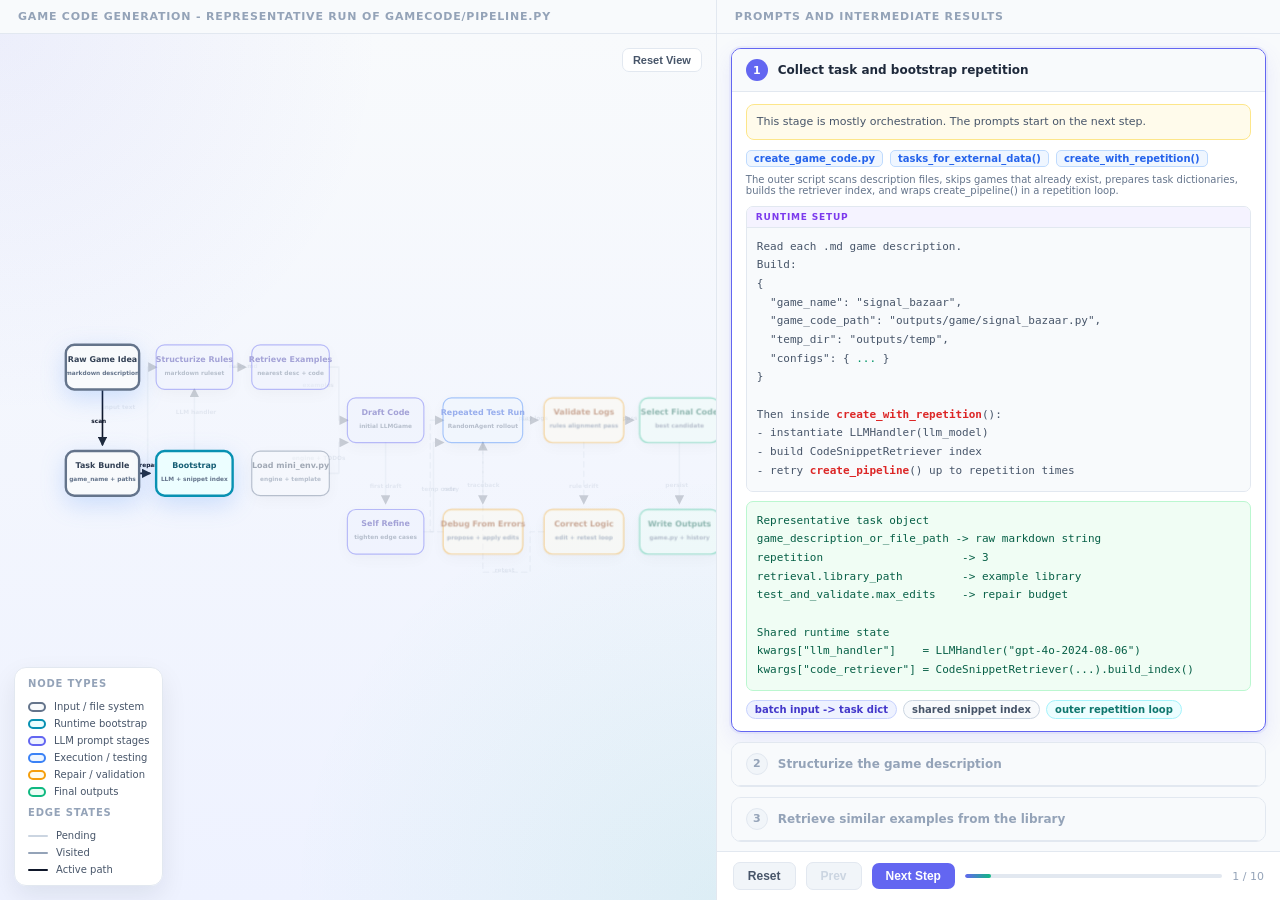
<file: static/concepts/demo_code_gen_pip.html>
<!DOCTYPE html>
<html lang="en">
<head>
  <meta charset="UTF-8" />
  <meta name="viewport" content="width=device-width, initial-scale=1.0" />
  <title>Game Code Generation Pipeline - Cardiverse</title>
  <style>
    * { box-sizing: border-box; margin: 0; padding: 0; }
    body { font-family: "Segoe UI", "SF Pro Text", system-ui, sans-serif; background: #f1f5f9; color: #1e293b; height: 100vh; overflow: hidden; }
    .main { display: flex; height: 100vh; min-height: 0; }
    .left-panel, .right-panel { min-height: 0; display: flex; flex-direction: column; }
    .left-panel { flex: 1 1 56%; min-width: 0; border-right: 1px solid #e2e8f0; background: #f8fafc; }
    .right-panel { flex: 0 0 44%; min-width: 340px; background: #fff; }
    .panel-header { background: #f8fafc; padding: 10px 18px; font-size: 11px; font-weight: 700; color: #94a3b8; letter-spacing: .8px; text-transform: uppercase; border-bottom: 1px solid #e2e8f0; }
    #graph-container { flex: 1; min-height: 0; position: relative; overflow: hidden; background: radial-gradient(circle at top left, rgba(99,102,241,.08), transparent 34%), radial-gradient(circle at bottom right, rgba(16,185,129,.08), transparent 38%), linear-gradient(180deg, #f8fafc 0%, #eef2ff 100%); cursor: grab; }
    #graph-container.dragging { cursor: grabbing; }
    #pipeline-graph { width: 100%; height: 100%; display: block; user-select: none; }
    #zoom-reset { position: absolute; top: 14px; right: 14px; z-index: 10; background: rgba(255,255,255,.92); border: 1px solid #e2e8f0; border-radius: 7px; padding: 5px 10px; font-size: 11px; font-weight: 600; color: #475569; cursor: pointer; backdrop-filter: blur(6px); }
    #zoom-reset:hover { background: #fff; color: #1e293b; }
    .float-card, .legend { position: absolute; background: rgba(255,255,255,.95); border: 1px solid #e2e8f0; border-radius: 12px; box-shadow: 0 10px 26px rgba(15,23,42,.08); backdrop-filter: blur(10px); z-index: 4; }
    .legend-title { font-size: 10px; font-weight: 700; letter-spacing: .8px; text-transform: uppercase; color: #94a3b8; margin-bottom: 6px; }
    .prompt-scroll::-webkit-scrollbar { width: 5px; }
    .prompt-scroll::-webkit-scrollbar-thumb { background: #cbd5e1; border-radius: 3px; }
    .mini-chips, .chips { display: flex; flex-wrap: wrap; gap: 6px; }
    .mini-chips { margin-top: 10px; }
    .mini-chip, .chip { padding: 3px 8px; border-radius: 999px; font-size: 10px; font-weight: 700; border: 1px solid; }
    .chip-indigo { background: #eef2ff; border-color: #c7d2fe; color: #4338ca; }
    .chip-slate { background: #f8fafc; border-color: #cbd5e1; color: #475569; }
    .chip-teal { background: #ecfeff; border-color: #a5f3fc; color: #0f766e; }
    .legend { left: 14px; bottom: 14px; padding: 10px 13px; font-size: 10px; display: flex; flex-direction: column; gap: 6px; }
    .legend-row { display: flex; align-items: center; gap: 8px; color: #475569; }
    .legend-pill { width: 18px; height: 10px; border-radius: 999px; border: 2px solid; flex-shrink: 0; }
    .legend-line { width: 20px; height: 2px; border-radius: 999px; flex-shrink: 0; }
    .prompt-scroll { flex: 1; overflow-y: auto; padding: 14px; background: #f8fafc; }
    .step-card { background: #fff; border: 1px solid #e2e8f0; border-radius: 10px; margin-bottom: 10px; overflow: hidden; transition: border-color .25s, box-shadow .25s, opacity .25s; }
    .step-card.active { border-color: #6366f1; box-shadow: 0 0 0 2px rgba(99,102,241,.08), 0 8px 22px rgba(99,102,241,.12); }
    .step-card.done { opacity: .54; }
    .step-card-header { display: flex; align-items: center; gap: 10px; padding: 10px 14px; background: #f8fafc; border-bottom: 1px solid #e2e8f0; cursor: pointer; }
    .step-card-header:hover { background: #f1f5f9; }
    .step-num { width: 22px; height: 22px; border-radius: 50%; display: flex; align-items: center; justify-content: center; font-size: 11px; font-weight: 700; flex-shrink: 0; }
    .step-card.active .step-num { background: #6366f1; color: #fff; }
    .step-card.done .step-num { background: #dcfce7; color: #15803d; border: 1px solid #86efac; }
    .step-card.pending .step-num { background: #f1f5f9; color: #94a3b8; border: 1px solid #e2e8f0; }
    .step-title { font-size: 12px; font-weight: 600; color: #1e293b; flex: 1; }
    .step-card.done .step-title, .step-card.pending .step-title { color: #94a3b8; }
    .step-body { padding: 12px 14px; display: none; }
    .step-card.active .step-body, .step-card.expanded .step-body { display: block; }
    .step-note { font-size: 11px; line-height: 1.6; color: #475569; background: #fffbeb; border: 1px solid #fde68a; border-radius: 8px; padding: 8px 10px; margin-bottom: 10px; }
    .ctx-row { display: flex; align-items: center; gap: 7px; flex-wrap: wrap; margin-bottom: 10px; }
    .ctx-tag { background: #eff6ff; border: 1px solid #bfdbfe; color: #2563eb; border-radius: 5px; padding: 2px 7px; font-size: 10px; font-weight: 700; }
    .ctx-text { color: #64748b; font-size: 10px; }
    .prompt-block { background: #f8fafc; border: 1px solid #e2e8f0; border-radius: 7px; overflow: hidden; margin-bottom: 9px; }
    .prompt-label { padding: 5px 9px; font-size: 9px; font-weight: 700; letter-spacing: .8px; text-transform: uppercase; border-bottom: 1px solid #e2e8f0; }
    .label-user { color: #2563eb; background: #eff6ff; }
    .label-system { color: #7c3aed; background: #f5f3ff; }
    .label-llm { color: #059669; background: #f0fdf4; }
    .prompt-text, .response-block { padding: 10px; font: 11px/1.7 Consolas, "Fira Code", monospace; white-space: pre-wrap; }
    .prompt-text { color: #475569; background: #f8fafc; }
    .response-block { background: #f0fdf4; border: 1px solid #bbf7d0; border-radius: 7px; color: #065f46; margin-bottom: 9px; }
    .hl-header { color: #0f172a; font-weight: 700; }
    .hl-key { color: #4f46e5; font-weight: 600; }
    .hl-var { color: #d97706; font-weight: 600; }
    .hl-json { color: #059669; }
    .hl-node { color: #dc2626; font-weight: 700; }
    .controls { background: #fff; border-top: 1px solid #e2e8f0; padding: 10px 16px; display: flex; align-items: center; gap: 10px; }
    .btn { padding: 6px 14px; border-radius: 7px; font-size: 12px; font-weight: 600; cursor: pointer; border: none; transition: background .15s, transform .1s; }
    .btn:active { transform: scale(.98); }
    .btn-primary { background: #6366f1; color: #fff; }
    .btn-primary:hover { background: #4f46e5; }
    .btn-primary:disabled { background: #e2e8f0; color: #94a3b8; cursor: not-allowed; }
    .btn-secondary { background: #f1f5f9; color: #475569; border: 1px solid #e2e8f0; }
    .btn-secondary:hover { background: #e2e8f0; }
    .btn-secondary:disabled { color: #cbd5e1; cursor: not-allowed; }
    .progress-bar { flex: 1; height: 4px; background: #e2e8f0; border-radius: 2px; overflow: hidden; }
    .progress-fill { height: 100%; background: linear-gradient(90deg, #6366f1, #10b981); border-radius: 2px; transition: width .35s ease; }
    .step-counter { font-size: 11px; color: #94a3b8; white-space: nowrap; }
    .graph-node { cursor: pointer; transition: opacity .25s ease; }
    .graph-node rect { stroke-width: 2.2; filter: drop-shadow(0 8px 14px rgba(15,23,42,.08)); transition: stroke-width .25s, filter .25s, opacity .25s; }
    .graph-node text { pointer-events: none; transition: opacity .25s; }
    .graph-node .node-title { font-size: 15px; font-weight: 700; fill: #0f172a; }
    .graph-node .node-subtitle { font-size: 11px; font-weight: 600; fill: #64748b; }
    .graph-node.pending { opacity: .42; }
    .graph-node.done rect { stroke-width: 2.6; }
    .graph-node.active rect { stroke-width: 4.5; filter: drop-shadow(0 14px 22px rgba(59,130,246,.22)); }
    .kind-input rect { fill: #f8fafc; stroke: #64748b; } .kind-runtime rect { fill: #ecfeff; stroke: #0891b2; } .kind-llm rect { fill: #eef2ff; stroke: #6366f1; } .kind-exec rect { fill: #eff6ff; stroke: #3b82f6; } .kind-repair rect { fill: #fffbeb; stroke: #f59e0b; } .kind-output rect { fill: #ecfdf5; stroke: #10b981; }
    .kind-input .node-title { fill: #334155; } .kind-runtime .node-title { fill: #155e75; } .kind-llm .node-title { fill: #3730a3; } .kind-exec .node-title { fill: #1d4ed8; } .kind-repair .node-title { fill: #92400e; } .kind-output .node-title { fill: #065f46; }
    .graph-edge { fill: none; stroke: #cbd5e1; stroke-width: 3; stroke-linecap: round; stroke-linejoin: round; opacity: .52; transition: opacity .25s, stroke .25s; }
    .graph-edge.pending { opacity: .2; } .graph-edge.done { opacity: .68; stroke: #94a3b8; } .graph-edge.active { opacity: 1; stroke: #0f172a; } .graph-edge.loop { stroke-dasharray: 10 8; }
    .edge-label { font-size: 11px; font-weight: 700; fill: #94a3b8; opacity: .75; transition: fill .25s, opacity .25s; }
    .edge-label.pending { opacity: .18; } .edge-label.done { fill: #64748b; opacity: .72; } .edge-label.active { fill: #0f172a; opacity: 1; }
    @media (max-width: 768px) {
      .main { flex-direction: column; }
      .left-panel { flex: 0 0 42%; border-right: none; border-bottom: 1px solid #e2e8f0; }
      .right-panel { flex: 1; width: 100%; min-height: 0; }
      #zoom-reset { font-size: 10px; padding: 4px 8px; }
      .legend { display: none; }
    }
  </style>
</head>
<body>
  <div class="main">
    <div class="left-panel">
      <div class="panel-header">Game Code Generation - representative run of GameCode/pipeline.py</div>
      <div id="graph-container">
        <svg id="pipeline-graph" aria-label="Game code generation flow chart">
          <defs>
            <marker id="arrow-head" markerWidth="6" markerHeight="6" refX="5" refY="3" orient="auto" markerUnits="strokeWidth">
              <path d="M0,0 L6,3 L0,6 z" fill="currentColor"></path>
            </marker>
          </defs>
          <g id="viewport">
            <g id="edges-layer"></g>
            <g id="edge-labels-layer"></g>
            <g id="nodes-layer"></g>
          </g>
        </svg>
        <button id="zoom-reset" title="Reset zoom">Reset View</button>
        <div class="legend">
          <div class="legend-title">Node Types</div>
          <div class="legend-row"><span class="legend-pill" style="background:#f8fafc;border-color:#64748b"></span>Input / file system</div>
          <div class="legend-row"><span class="legend-pill" style="background:#ecfeff;border-color:#0891b2"></span>Runtime bootstrap</div>
          <div class="legend-row"><span class="legend-pill" style="background:#eef2ff;border-color:#6366f1"></span>LLM prompt stages</div>
          <div class="legend-row"><span class="legend-pill" style="background:#eff6ff;border-color:#3b82f6"></span>Execution / testing</div>
          <div class="legend-row"><span class="legend-pill" style="background:#fffbeb;border-color:#f59e0b"></span>Repair / validation</div>
          <div class="legend-row"><span class="legend-pill" style="background:#ecfdf5;border-color:#10b981"></span>Final outputs</div>
          <div class="legend-title" style="margin-top:4px;">Edge States</div>
          <div class="legend-row"><span class="legend-line" style="background:#cbd5e1"></span>Pending</div>
          <div class="legend-row"><span class="legend-line" style="background:#94a3b8"></span>Visited</div>
          <div class="legend-row"><span class="legend-line" style="background:#0f172a"></span>Active path</div>
        </div>
      </div>
    </div>
    <div class="right-panel">
      <div class="panel-header">Prompts and intermediate results</div>
      <div class="prompt-scroll" id="prompt-scroll"></div>
      <div class="controls">
        <button class="btn btn-secondary" id="btn-reset">Reset</button>
        <button class="btn btn-secondary" id="btn-prev" disabled>Prev</button>
        <button class="btn btn-primary" id="btn-next">Next Step</button>
        <div class="progress-bar"><div class="progress-fill" id="progress-fill" style="width:0%"></div></div>
        <span class="step-counter" id="step-counter">0 / 0</span>
      </div>
    </div>
  </div>
  <script>
    const GRAPH_NODES = [
      { id: "idea", kind: "input", title: "Raw Game Idea", subtitle: "markdown description", x: 70, y: 120, w: 138, h: 84 },
      { id: "task", kind: "input", title: "Task Bundle", subtitle: "game_name + paths", x: 70, y: 320, w: 138, h: 84 },
      { id: "bootstrap", kind: "runtime", title: "Bootstrap", subtitle: "LLM + snippet index", x: 240, y: 320, w: 144, h: 84 },
      { id: "structure", kind: "llm", title: "Structurize Rules", subtitle: "markdown ruleset", x: 240, y: 120, w: 144, h: 84 },
      { id: "retrieve", kind: "llm", title: "Retrieve Examples", subtitle: "nearest desc + code", x: 420, y: 120, w: 146, h: 84 },
      { id: "template", kind: "input", title: "Load mini_env.py", subtitle: "engine + template", x: 420, y: 320, w: 146, h: 84 },
      { id: "draft", kind: "llm", title: "Draft Code", subtitle: "initial LLMGame", x: 600, y: 220, w: 144, h: 84 },
      { id: "refine", kind: "llm", title: "Self Refine", subtitle: "tighten edge cases", x: 600, y: 430, w: 144, h: 84 },
      { id: "test", kind: "exec", title: "Repeated Test Run", subtitle: "RandomAgent rollout", x: 780, y: 220, w: 150, h: 84 },
      { id: "debug", kind: "repair", title: "Debug From Errors", subtitle: "propose + apply edits", x: 780, y: 430, w: 150, h: 84 },
      { id: "validate", kind: "repair", title: "Validate Logs", subtitle: "rules alignment pass", x: 970, y: 220, w: 150, h: 84 },
      { id: "correct", kind: "repair", title: "Correct Logic", subtitle: "edit + retest loop", x: 970, y: 430, w: 150, h: 84 },
      { id: "select", kind: "output", title: "Select Final Code", subtitle: "best candidate", x: 1150, y: 220, w: 150, h: 84 },
      { id: "output", kind: "output", title: "Write Outputs", subtitle: "game.py + history", x: 1150, y: 430, w: 150, h: 84 }
    ];

    const GRAPH_EDGES = [
      { id: "e1", label: "scan", x: 132, y: 267, path: "M139 204 L139 308" },
      { id: "e2", label: "prepare", x: 225, y: 350, path: "M208 362 L228 362" },
      { id: "e3", label: "input text", x: 170, y: 240, path: "M208 350 L224 350 L224 162 L240 162" },
      { id: "e4", label: "LLM handler", x: 315, y: 250, path: "M312 320 L312 204" },
      { id: "e5", label: "rules md", x: 404, y: 164, path: "M384 162 L408 162" },
      { id: "e6", label: "examples", x: 545, y: 200, path: "M566 162 L584 162 L584 262 L600 262" },
      { id: "e7", label: "engine + TODOs", x: 546, y: 336, path: "M566 362 L584 362 L584 304 L600 304" },
      { id: "e8", label: "first draft", x: 672, y: 389, path: "M672 304 L672 418" },
      { id: "e9", label: "temp code", x: 772, y: 395, path: "M744 472 L762 472 L762 304 L780 304" },
      { id: "e10", label: "traceback", x: 856, y: 388, path: "M855 304 L855 418", loop: true },
      { id: "e11", label: "retry", x: 795, y: 395, path: "M780 472 L756 472 L756 262 L780 262", loop: true },
      { id: "e12", label: "play logs", x: 950, y: 262, path: "M930 262 L958 262" },
      { id: "e13", label: "rule drift", x: 1045, y: 390, path: "M1045 304 L1045 418", loop: true },
      { id: "e14", label: "retest", x: 896, y: 548, path: "M970 472 L944 472 L944 548 L855 548 L855 304", loop: true },
      { id: "e15", label: "pass", x: 1132, y: 262, path: "M1120 262 L1138 262" },
      { id: "e16", label: "persist", x: 1220, y: 388, path: "M1225 304 L1225 418" }
    ];

    const STEPS = [];

    STEPS.push({
      title: "Collect task and bootstrap repetition",
      nodes: ["idea", "task", "bootstrap"],
      edges: ["e1", "e2"],
      tags: ["create_game_code.py", "tasks_for_external_data()", "create_with_repetition()"],
      summary: "The outer script scans description files, skips games that already exist, prepares task dictionaries, builds the retriever index, and wraps create_pipeline() in a repetition loop.",
      note: "This stage is mostly orchestration. The prompts start on the next step.",
      blocks: [
        { type: "system", label: "Runtime Setup", text:
`Read each .md game description.
Build:
{
  "game_name": "signal_bazaar",
  "game_code_path": "outputs/game/signal_bazaar.py",
  "temp_dir": "outputs/temp",
  "configs": { ... }
}

Then inside create_with_repetition():
- instantiate LLMHandler(llm_model)
- build CodeSnippetRetriever index
- retry create_pipeline() up to repetition times` },
        { type: "response", text:
`Representative task object
game_description_or_file_path -> raw markdown string
repetition                     -> 3
retrieval.library_path         -> example library
test_and_validate.max_edits    -> repair budget

Shared runtime state
kwargs["llm_handler"]    = LLMHandler("gpt-4o-2024-08-06")
kwargs["code_retriever"] = CodeSnippetRetriever(...).build_index()` }
      ],
      chips: [
        { label: "batch input -> task dict", className: "chip-indigo" },
        { label: "shared snippet index", className: "chip-slate" },
        { label: "outer repetition loop", className: "chip-teal" }
      ],
    });

    STEPS.push({
      title: "Structurize the game description",
      nodes: ["structure"],
      edges: ["e3", "e4"],
      tags: ["GameCode/utils/structure_description.py", "structurize_description()"],
      summary: "The raw game idea is normalized into a structured markdown ruleset before retrieval or drafting happens.",
      blocks: [
        { type: "user", label: "Prompt", text:
`Design a structured ruleset for implementing a card game system.
Include:
1. Game State
2. Card
3. Deck and Initial Dealing
4. Legal Action Space
5. Round
6. Other Game Mechanics & Rules
7. Player Observation Information
8. Payoffs

Wrap the output in a markdown block.` },
        { type: "response", text:
`### 1. Game State
- Common: current market lot, active bidder, stock size, turn owner
- Player public: score, reserved lots
- Player private: hand

### 4. Legal Action Space
- bid <value>
- pass_bid
- reserve <card>
- sell_lot <lot_id>
- play_card <card>
- end_turn

### 8. Payoffs
- highest score wins when the stock and final turns are exhausted` }
      ],
      chips: [
        { label: "raw prose -> rules markdown", className: "chip-indigo" },
        { label: "8 required sections", className: "chip-slate" },
        { label: "saved to temp/<game>.md", className: "chip-teal" }
      ],
    });

    STEPS.push({
      title: "Retrieve similar examples from the library",
      nodes: ["retrieve"],
      edges: ["e5"],
      tags: ["GameCode/retrieval/retrieve.py", "get_similar_texts()", "naive_example_list()"],
      summary: "The structured markdown becomes the retrieval query. The repo then packages matched descriptions and code as few-shot examples for drafting.",
      blocks: [
        { type: "system", label: "Retrieval Logic", text:
`top_file_names = get_similar_texts(
  struct_game_desc,
  llm_handler,
  index_dir=library_path/indexing
)

For the top retrieval_num files:
- read structured descriptions (.md)
- read matching game code (.py)
- package up to final_example_num examples as:
  Example i
  Input: rules markdown
  Output: python env` },
        { type: "response", text:
`Retrieved context bundle
- nearest structured game descriptions: 3
- paired reference environments: 3

Prompt-ready example string
**Example 1**
Input: structured trick-taking rules
Output: runnable LLMGame subclass

**Example 2**
Input: reserve-heavy market rules
Output: legal action strings and turn logic` }
      ],
      chips: [
        { label: "semantic nearest neighbors", className: "chip-indigo" },
        { label: "desc + code pairs", className: "chip-slate" },
        { label: "few-shot context", className: "chip-teal" }
      ],
    });

    STEPS.push({
      title: "Load mini_env.py and draft the first code pass",
      nodes: ["template", "draft"],
      edges: ["e6", "e7"],
      tags: ["GameEngine/mini_env.py", "GameCode/utils/code_drafting.py", "INIT_PROMPT"],
      summary: "The repo unwraps the engine scaffold and TODO template from mini_env.py, then asks the model to implement only the child classes and required methods.",
      blocks: [
        { type: "user", label: "Prompt", text:
`You are a card game programmer tasked with implementing a card game.
- write only the necessary child classes
- implement only methods marked TODO
- respond with complete runnable Python
- do not include explanations

Code Environment:
{environment_code}

Code Template:
{python_classes}

Examples for Reference:
{examples}

Game Description:
{game_description}` },
        { type: "response", text:
`class LLMGame(Game):
    def reset(self):
        self.market_lots = ...
        self.stock = ...
        self.phase = "bidding"

    def get_legal_actions(self, player_id):
        actions = [...]
        return actions

    def step(self, action):
        ...

class SignalBazaarPlayer(Player):
    ...` }
      ],
      chips: [
        { label: "mini_env scaffold", className: "chip-indigo" },
        { label: "few-shot draft", className: "chip-slate" },
        { label: "LLMGame child classes", className: "chip-teal" }
      ],
    });

    STEPS.push({
      title: "Self refine the draft before execution",
      nodes: ["refine"],
      edges: ["e8"],
      tags: ["GameCode/utils/code_drafting.py", "naive_refine()", "replace_print_with_pass()"],
      summary: "After the first draft, the conversation is extended with a refinement prompt that pushes on missing methods, empty-deck handling, and public logger.info commentary.",
      blocks: [
        { type: "user", label: "Refine Prompt", text:
`Refine your code output
- complete any missing methods
- fix potential bugs
- check empty deck and recycling edge cases
- avoid infinite loops when reshuffling
- add logger.info() commentary for public information
- do not log inside get_legal_actions()` },
        { type: "response", text:
`Refinement changes
- completed market resolution helper
- added terminal condition when stock is empty
- inserted public-only logger.info() lines
- wrapped final code block
- replaced print statements with pass before test time

save_new_temp_code() -> signal_bazaar_7f2d.py` }
      ],
      chips: [
        { label: "refine_num loop", className: "chip-indigo" },
        { label: "logger-friendly output", className: "chip-slate" },
        { label: "temp candidate created", className: "chip-teal" }
      ],
    });

    STEPS.push({
      title: "Execute repeated random-agent tests",
      nodes: ["test"],
      edges: ["e9"],
      tags: ["GameCode/debug/test_env.py", "test_with_repetition()", "RandomAgent"],
      summary: "The generated module is imported dynamically, RandomAgent instances are attached, and the environment is run repeatedly under a timeout budget.",
      note: "Branch shown here: the first execution cycle fails. The next cards show the repair loop and then the return to tests.",
      blocks: [
        { type: "system", label: "Execution Loop", text:
`module_path = outputs.temp.signal_bazaar_7f2d
envClass = getattr(import_module(module_path), "LLMGame")
env = envClass({ "seed": randint(0,1000), "log_path": play_log })
env.set_agents([RandomAgent(), RandomAgent(), ...])
env.run()

Repeat up to config.test.repetition with timeout seconds per run.` },
        { type: "response", text:
`Test run 1/5
seed=731
result: timeout

bug log written
Execution timed out. Probably an infinite loop, infinite reshuffling the deck,
or lack of game ending condition.

Last visible gameplay lines
Player 1 reserves Red-7
Player 2 passes
Player 3 draws lot 4` }
      ],
      chips: [
        { label: "dynamic import", className: "chip-indigo" },
        { label: "RandomAgent smoke test", className: "chip-slate" },
        { label: "timeout -> error log", className: "chip-teal" }
      ],
    });

    STEPS.push({
      title: "Debug against the traceback or timeout log",
      nodes: ["debug"],
      edges: ["e10", "e11"],
      tags: ["GameCode/debug/debug_code.py", "propose_edits()", "apply_edits()"],
      summary: "If the code crashes or stalls, the pipeline unwraps the current code, asks for edits using the error context plus examples, applies the edits, and saves a new temp module.",
      blocks: [
        { type: "user", label: "Repair Prompt", text:
`Inputs to debug_code()
- current core code
- latest error log or timeout summary
- structured game description
- example codes
- game engine code

Extra notes
- design the legal action space carefully
- do not raise parsing errors for action strings
- verify legalness inside get_legal_actions()
- do not re-validate actions elsewhere` },
        { type: "response", text:
`Edit proposal applied
- stop reshuffling when both stock and discard are exhausted
- move reserve legality checks into get_legal_actions()
- ensure turn advances after bid resolution

new temp module
signal_bazaar_8a51.py

Loop back to test_with_repetition()` }
      ],
      chips: [
        { label: "error-guided patching", className: "chip-indigo" },
        { label: "apply_edits()", className: "chip-slate" },
        { label: "fresh temp module", className: "chip-teal" }
      ],
    });

    STEPS.push({
      title: "Validate gameplay logs against the written rules",
      nodes: ["validate"],
      edges: ["e12"],
      tags: ["GameCode/validation/validate_env.py", "VALIDATE_PROMPT", "extract_analysis_blocks()"],
      summary: "Once execution passes, the repo truncates the latest gameplay logs and asks another LLM pass whether the observed play actually matches the structured rules.",
      blocks: [
        { type: "user", label: "Validation Prompt", text:
`Evaluate step by step whether the gameplay log aligns with the game description.
Also examine if legal action choices in each turn are correct and complete.

If aligned:
***Analysis Summary***
\`\`\`pass\`\`\`

Otherwise return:
Summary:
\`\`\`text
<issue>
\`\`\`
Quote (optional):
\`\`\`markdown
<relevant rule>
\`\`\`` },
        { type: "response", text:
`***Step by step evaluation***
Turn 19 allows Player 2 to sell a lot immediately after reserving a card.
The structured rules only allow one market action before the play phase begins.

***Analysis Summary***
Summary:
\`\`\`text
Legal action space is too permissive after reserve; sell_lot should not remain legal.
\`\`\`

Quote:
\`\`\`markdown
Players may perform exactly one market action before ending the turn.
\`\`\`` }
      ],
      chips: [
        { label: "play-log audit", className: "chip-indigo" },
        { label: "rule alignment", className: "chip-slate" },
        { label: "analysis blocks extracted", className: "chip-teal" }
      ],
    });

    STEPS.push({
      title: "Correct logic, optionally retrieve snippets, and retest",
      nodes: ["correct", "test"],
      edges: ["e13", "e14"],
      tags: ["CORRECT_PROMPT", "CodeSnippetRetriever", "apply_edits()"],
      summary: "A failed validation result becomes a new editing conversation. The repo can retrieve extra snippets from the summary text, apply edits, save a new temp module, and send it back through tests.",
      note: "This stage is conditional. It only runs when the validation summary is not `pass`.",
      blocks: [
        { type: "user", label: "Correction Prompt", text:
`Based on the analysis, correct the code to make the gameplay log align with the game description.

Note:
- if the player makes invalid moves, correct get_legal_actions()
- do not throw an error or only log a warning

Your code:
\`\`\`python
{code}
\`\`\`

Additional examples:
{additional_examples}` },
        { type: "response", text:
`Correction edits applied
\`\`\`python
- remove sell_lot from the same-turn action set after reserve
- reset market_phase once reserve resolves
- keep action legality centralized in get_legal_actions()
\`\`\`

new temp module
signal_bazaar_b27c.py

next action
re-enter test_with_repetition()
re-enter validate_code() if execution passes` }
      ],
      chips: [
        { label: "snippet-assisted correction", className: "chip-indigo" },
        { label: "legal action repair", className: "chip-slate" },
        { label: "test + validate loop", className: "chip-teal" }
      ],
    });

    STEPS.push({
      title: "Select the best candidate and write outputs",
      nodes: ["select", "output"],
      edges: ["e15", "e16"],
      tags: ["select_final_code()", "save_analysis_history()", "clean_up_temp_files()"],
      summary: "The pipeline chooses the best available candidate, writes the final game file, saves validation history, removes temp modules, and returns performance metrics.",
      blocks: [
        { type: "system", label: "Finalize", text:
`select_final_code(...)
- prefer the highest validation-pass candidate
- otherwise fall back to the latest test-pass candidate

save_analysis_history(...)
clean_up_temp_files(...)

performance = {
  "game_name": game_name,
  "edit_count": edit_count,
  "max_score_so_far": quality_score,
  ... llm usage ...
}` },
        { type: "response", text:
`Final artifacts
outputs/game/signal_bazaar.py
outputs/temp/signal_bazaar_analysis_history.json
process.log

Representative metrics
edit_count: 2
max_score_so_far: 3
prompt_tokens: 18,420
completion_tokens: 6,918

Result
working runnable game environment selected and saved` }
      ],
      chips: [
        { label: "best candidate selected", className: "chip-indigo" },
        { label: "analysis history persisted", className: "chip-slate" },
        { label: "temp files cleaned", className: "chip-teal" }
      ],
    });

    const nodesLayer = document.getElementById("nodes-layer");
    const edgesLayer = document.getElementById("edges-layer");
    const edgeLabelsLayer = document.getElementById("edge-labels-layer");
    const promptScroll = document.getElementById("prompt-scroll");
    const progressFill = document.getElementById("progress-fill");
    const stepCounter = document.getElementById("step-counter");
    const btnPrev = document.getElementById("btn-prev");
    const btnNext = document.getElementById("btn-next");
    const btnReset = document.getElementById("btn-reset");
    let currentStep = 0;

    function escapeHtml(value) {
      return value.replaceAll("&", "&amp;").replaceAll("<", "&lt;").replaceAll(">", "&gt;");
    }

    function highlightText(text) {
      let html = escapeHtml(text);
      html = html.replace(/`([^`]+)`/g, '<span class="hl-var">`$1`</span>');
      html = html.replace(/\b(create_game_code\.py|GameCode\/[A-Za-z0-9_./-]+|GameEngine\/[A-Za-z0-9_./-]+)\b/g, '<span class="hl-key">$1</span>');
      html = html.replace(/\b(create_with_repetition|create_pipeline|tasks_for_external_data|structurize_description|retrieve|naive_example_list|code_drafting|naive_refine|test_with_repetition|debug_code|validate_code|select_final_code|save_analysis_history|apply_edits)\b/g, '<span class="hl-node">$1</span>');
      html = html.replace(/\{([^}\n]+)\}/g, '{<span class="hl-json">$1</span>}');
      html = html.replace(/^(#{1,4} .+)$/gm, '<span class="hl-header">$1</span>');
      return html;
    }

    function renderGraph() {
      edgesLayer.innerHTML = "";
      edgeLabelsLayer.innerHTML = "";
      nodesLayer.innerHTML = "";
      GRAPH_EDGES.forEach((edge) => {
        const path = document.createElementNS("http://www.w3.org/2000/svg", "path");
        path.setAttribute("id", edge.id);
        path.setAttribute("d", edge.path);
        path.setAttribute("class", `graph-edge ${edge.loop ? "loop" : ""}`);
        path.setAttribute("marker-end", "url(#arrow-head)");
        edgesLayer.appendChild(path);
        const label = document.createElementNS("http://www.w3.org/2000/svg", "text");
        label.setAttribute("id", `${edge.id}-label`);
        label.setAttribute("x", edge.x);
        label.setAttribute("y", edge.y);
        label.setAttribute("text-anchor", "middle");
        label.setAttribute("class", "edge-label");
        label.textContent = edge.label;
        edgeLabelsLayer.appendChild(label);
      });
      GRAPH_NODES.forEach((node) => {
        const group = document.createElementNS("http://www.w3.org/2000/svg", "g");
        group.setAttribute("class", `graph-node kind-${node.kind}`);
        group.dataset.nodeId = node.id;
        const rect = document.createElementNS("http://www.w3.org/2000/svg", "rect");
        rect.setAttribute("x", node.x); rect.setAttribute("y", node.y);
        rect.setAttribute("width", node.w); rect.setAttribute("height", node.h);
        rect.setAttribute("rx", "16"); rect.setAttribute("ry", "16");
        const title = document.createElementNS("http://www.w3.org/2000/svg", "text");
        title.setAttribute("x", node.x + node.w / 2); title.setAttribute("y", node.y + 32);
        title.setAttribute("text-anchor", "middle"); title.setAttribute("class", "node-title"); title.textContent = node.title;
        const subtitle = document.createElementNS("http://www.w3.org/2000/svg", "text");
        subtitle.setAttribute("x", node.x + node.w / 2); subtitle.setAttribute("y", node.y + 56);
        subtitle.setAttribute("text-anchor", "middle"); subtitle.setAttribute("class", "node-subtitle"); subtitle.textContent = node.subtitle;
        group.append(rect, title, subtitle);
        group.addEventListener("click", () => jumpToNode(node.id));
        nodesLayer.appendChild(group);
      });
    }

    function jumpToNode(nodeId) {
      const idx = STEPS.findIndex((step) => step.nodes.includes(nodeId));
      if (idx >= 0) setStep(idx);
    }

    function renderSteps() {
      if (!STEPS.length) { promptScroll.innerHTML = ""; return; }
      promptScroll.innerHTML = STEPS.map((step, i) => {
        const state = i < currentStep ? "done" : i === currentStep ? "active" : "pending";
        const note = step.note ? `<div class="step-note">${escapeHtml(step.note)}</div>` : "";
        const tags = step.tags.map((tag) => `<span class="ctx-tag">${escapeHtml(tag)}</span>`).join("");
        const blocks = step.blocks.map((block) => {
          if (block.type === "response") return `<div class="response-block">${highlightText(block.text)}</div>`;
          const labelClass = block.type === "user" ? "label-user" : block.type === "llm" ? "label-llm" : "label-system";
          return `<div class="prompt-block"><div class="prompt-label ${labelClass}">${escapeHtml(block.label)}</div><div class="prompt-text">${highlightText(block.text)}</div></div>`;
        }).join("");
        const chips = step.chips.map((chip) => `<span class="chip ${chip.className}">${escapeHtml(chip.label)}</span>`).join("");
        return `<div class="step-card ${state}" data-step="${i}"><div class="step-card-header" data-step="${i}"><div class="step-num">${i + 1}</div><div class="step-title">${escapeHtml(step.title)}</div></div><div class="step-body">${note}<div class="ctx-row">${tags}<span class="ctx-text">${escapeHtml(step.summary)}</span></div>${blocks}<div class="chips">${chips}</div></div></div>`;
      }).join("");
      promptScroll.querySelectorAll(".step-card-header").forEach((el) => el.addEventListener("click", () => setStep(Number(el.dataset.step))));
    }

    function applyState() {
      if (!STEPS.length) return;
      const visitedNodes = new Set(), visitedEdges = new Set();
      for (let i = 0; i <= currentStep; i += 1) { STEPS[i].nodes.forEach((id) => visitedNodes.add(id)); STEPS[i].edges.forEach((id) => visitedEdges.add(id)); }
      const activeNodes = new Set(STEPS[currentStep].nodes), activeEdges = new Set(STEPS[currentStep].edges);
      GRAPH_NODES.forEach((node) => {
        const el = nodesLayer.querySelector(`[data-node-id="${node.id}"]`);
        if (!el) return;
        el.classList.remove("pending", "done", "active");
        el.classList.add(activeNodes.has(node.id) ? "active" : visitedNodes.has(node.id) ? "done" : "pending");
      });
      GRAPH_EDGES.forEach((edge) => {
        const els = [document.getElementById(edge.id), document.getElementById(`${edge.id}-label`)];
        els.forEach((el) => {
          if (!el) return;
          el.classList.remove("pending", "done", "active");
          el.classList.add(activeEdges.has(edge.id) ? "active" : visitedEdges.has(edge.id) ? "done" : "pending");
        });
      });
    }

    function updateControls() {
      if (!STEPS.length) {
        btnPrev.disabled = true; btnNext.disabled = true; progressFill.style.width = "0%"; stepCounter.textContent = "0 / 0"; return;
      }
      btnPrev.disabled = currentStep === 0;
      btnNext.disabled = currentStep === STEPS.length - 1;
      progressFill.style.width = `${((currentStep + 1) / STEPS.length) * 100}%`;
      stepCounter.textContent = `${currentStep + 1} / ${STEPS.length}`;
    }

    function setStep(index) {
      if (!STEPS.length) return;
      currentStep = Math.max(0, Math.min(index, STEPS.length - 1));
      renderSteps(); applyState(); updateControls();
      const active = promptScroll.querySelector(`.step-card[data-step="${currentStep}"]`);
      if (active) active.scrollIntoView({ block: "nearest", behavior: "smooth" });
    }

    btnPrev.addEventListener("click", () => setStep(currentStep - 1));
    btnNext.addEventListener("click", () => setStep(currentStep + 1));
    btnReset.addEventListener("click", () => setStep(0));
    document.addEventListener("keydown", (event) => {
      if (event.key === "ArrowRight") setStep(currentStep + 1);
      if (event.key === "ArrowLeft") setStep(currentStep - 1);
      if (event.key.toLowerCase() === "home") setStep(0);
    });

    renderGraph();
    if (STEPS.length) setStep(0);
    else { renderSteps(); updateControls(); }

    // ── Pan & Zoom ────────────────────────────────────────────────────────────
    (function () {
      const svg = document.getElementById("pipeline-graph");
      const vp  = document.getElementById("viewport");
      const container = document.getElementById("graph-container");

      // Initial transform: fit the 1240×700 content into the container
      const CONTENT_W = 1240, CONTENT_H = 700;
      let tx = 0, ty = 0, scale = 1;

      function fitToContainer() {
        const cw = container.clientWidth, ch = container.clientHeight;
        scale = Math.min(cw / CONTENT_W, ch / CONTENT_H) * 0.92;
        tx = (cw - CONTENT_W * scale) / 2;
        ty = (ch - CONTENT_H * scale) / 2;
        applyTransform();
      }

      function applyTransform() {
        vp.setAttribute("transform", `translate(${tx},${ty}) scale(${scale})`);
      }

      // Wheel → zoom centred on cursor
      container.addEventListener("wheel", (e) => {
        e.preventDefault();
        const rect = svg.getBoundingClientRect();
        const mx = e.clientX - rect.left;
        const my = e.clientY - rect.top;
        const delta = e.deltaY < 0 ? 1.1 : 1 / 1.1;
        const newScale = Math.min(Math.max(scale * delta, 0.15), 6);
        tx = mx - (mx - tx) * (newScale / scale);
        ty = my - (my - ty) * (newScale / scale);
        scale = newScale;
        applyTransform();
      }, { passive: false });

      // Mouse drag → pan
      let dragging = false, startX = 0, startY = 0, startTx = 0, startTy = 0;
      container.addEventListener("mousedown", (e) => {
        if (e.button !== 0) return;
        dragging = true; startX = e.clientX; startY = e.clientY;
        startTx = tx; startTy = ty;
        container.classList.add("dragging");
      });
      window.addEventListener("mousemove", (e) => {
        if (!dragging) return;
        tx = startTx + (e.clientX - startX);
        ty = startTy + (e.clientY - startY);
        applyTransform();
      });
      window.addEventListener("mouseup", () => {
        dragging = false;
        container.classList.remove("dragging");
      });

      // Touch drag & pinch zoom
      let lastTouches = null;
      container.addEventListener("touchstart", (e) => {
        lastTouches = Array.from(e.touches).map(t => ({ x: t.clientX, y: t.clientY }));
      }, { passive: true });
      container.addEventListener("touchmove", (e) => {
        e.preventDefault();
        const cur = Array.from(e.touches).map(t => ({ x: t.clientX, y: t.clientY }));
        if (cur.length === 1 && lastTouches.length === 1) {
          tx += cur[0].x - lastTouches[0].x;
          ty += cur[0].y - lastTouches[0].y;
        } else if (cur.length === 2 && lastTouches.length === 2) {
          const prevDist = Math.hypot(lastTouches[1].x - lastTouches[0].x, lastTouches[1].y - lastTouches[0].y);
          const curDist  = Math.hypot(cur[1].x - cur[0].x, cur[1].y - cur[0].y);
          const pinchScale = curDist / prevDist;
          const cx = (cur[0].x + cur[1].x) / 2 - svg.getBoundingClientRect().left;
          const cy = (cur[0].y + cur[1].y) / 2 - svg.getBoundingClientRect().top;
          const newScale = Math.min(Math.max(scale * pinchScale, 0.15), 6);
          tx = cx - (cx - tx) * (newScale / scale);
          ty = cy - (cy - ty) * (newScale / scale);
          scale = newScale;
        }
        lastTouches = cur;
        applyTransform();
      }, { passive: false });
      container.addEventListener("touchend", () => { lastTouches = null; }, { passive: true });

      // Reset button
      document.getElementById("zoom-reset").addEventListener("click", fitToContainer);

      // Initial fit
      fitToContainer();
      window.addEventListener("resize", fitToContainer);
    })();
  </script>
</body>
</html>
</file>
